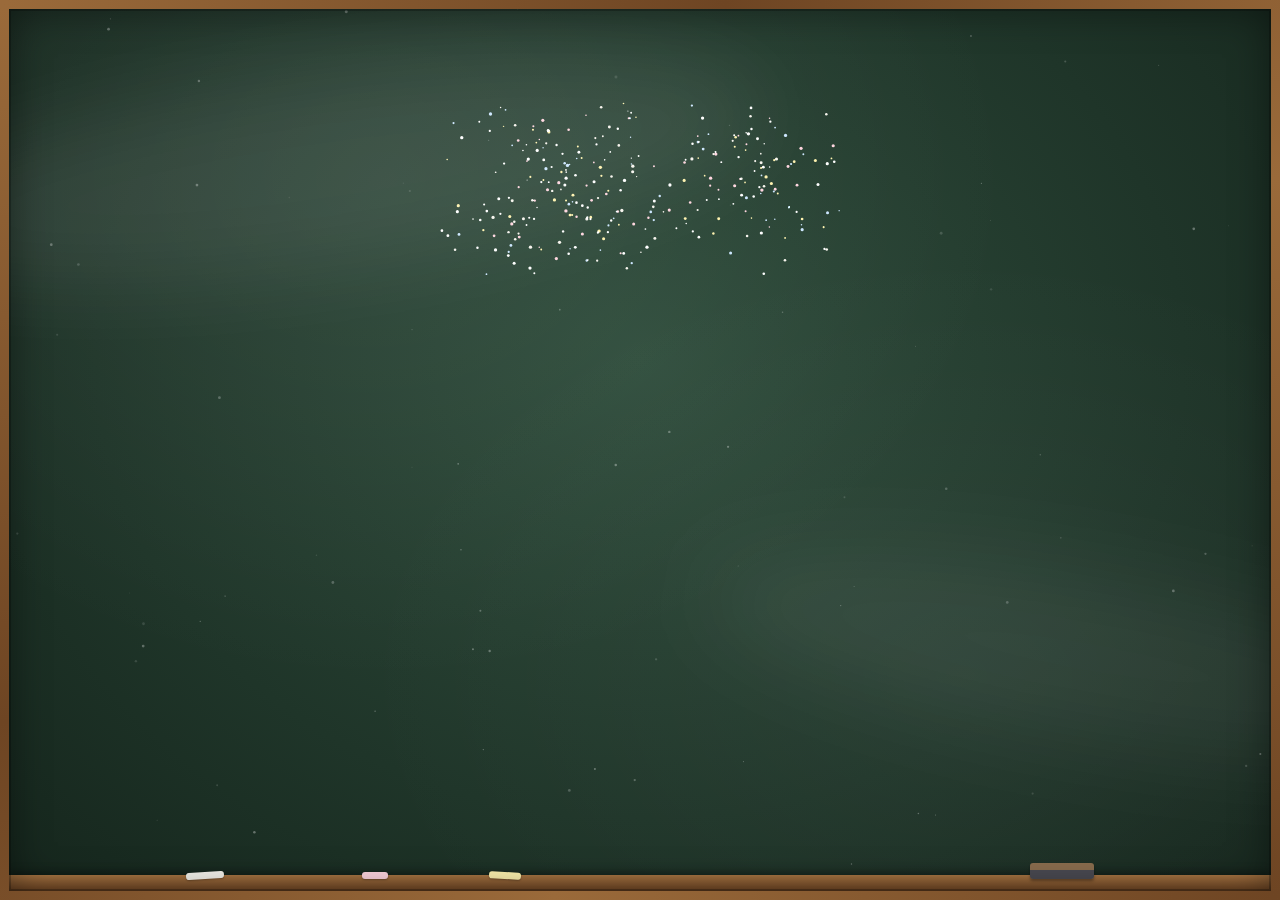
<file: index.html>
<!DOCTYPE html>
<html lang="vi">
<head>
  <meta charset="UTF-8" />
  <meta name="viewport" content="width=device-width, initial-scale=1, viewport-fit=cover" />
  <meta name="theme-color" content="#1f3529" />
  <title>Thư 20.11 ✉️</title>
  <meta name="description" content="Một lá thư nhỏ gửi cô nhân ngày Nhà giáo Việt Nam 20/11" />
  <meta property="og:title" content="Cô có một lá thư 20.11 ✉️" />
  <meta property="og:description" content="Chạm vào con dấu để mở thư" />
  <meta http-equiv="Cache-Control" content="no-cache" />
  <script>
    // Phiên bản do GitHub Actions gắn khi deploy (chạy local thì giữ nguyên "__BUILD__")
    window.BUILD = "__BUILD__";
    // Tự xóa cache: nếu trên server có bản mới hơn thì tải lại trang với ?v=<bản mới>
    (function () {
      if (window.BUILD.indexOf("__") === 0 || !window.fetch) return;
      fetch("version.json?t=" + Date.now(), { cache: "no-store" })
        .then(function (r) { return r.json(); })
        .then(function (d) {
          if (!d.v || d.v === window.BUILD) return;
          var u = new URL(location.href);
          if (u.searchParams.get("v") === d.v) return;
          u.searchParams.set("v", d.v);
          location.replace(u.toString());
        })
        .catch(function () {});
    })();
  </script>
  <link rel="preconnect" href="https://fonts.googleapis.com" />
  <link rel="preconnect" href="https://fonts.gstatic.com" crossorigin />
  <link href="https://fonts.googleapis.com/css2?family=Be+Vietnam+Pro:wght@400;500;600;700&family=Dancing+Script:wght@600;700&family=Patrick+Hand&display=swap" rel="stylesheet" />
  <link rel="stylesheet" href="style.css?v=__BUILD__" />
</head>
<body class="intro">
  <canvas id="sky" aria-hidden="true"></canvas>
  <div class="smudge sm1" aria-hidden="true"></div>
  <div class="smudge sm2" aria-hidden="true"></div>
  <div class="board-frame" aria-hidden="true"></div>
  <div class="chalk-tray" aria-hidden="true"><i></i><i></i><i></i><b></b></div>

  <!-- ===== Màn 1: bảng đen + phong bì ===== -->
  <section class="scene-intro" id="intro">
    <h1 class="sr-only" id="srTitle"></h1>
    <p class="sky-sub" id="skySub"></p>

    <div class="env-wrap" id="envWrap">
      <div class="envelope" id="envelope">
        <div class="env-back"></div>
        <div class="env-letter">
          <span class="mini-note" id="miniNote"></span>
          <i></i><i></i><i></i><i></i>
        </div>
        <div class="env-pocket"></div>
        <div class="env-flap"></div>
        <button class="seal" id="seal" type="button" aria-label="Mở thư"><span>20·11</span></button>
      </div>
      <p class="hint" id="hint"></p>
    </div>
  </section>

  <!-- ===== Màn 2: trang vở ô ly ===== -->
  <main class="scene-letter" id="letterScene" hidden>
    <article class="paper" id="paper">
      <p class="date" id="date"></p>

      <header class="letter-head" id="letterHead">
        <figure class="polaroid" id="polaroid">
          <span class="tape" aria-hidden="true"></span>
          <img id="photo" alt="" />
          <figcaption id="caption"></figcaption>
        </figure>
        <div class="head-text">
          <p class="greeting" id="greeting"></p>
          <h2 class="name" id="name"></h2>
        </div>
      </header>

      <div class="letter-body" id="letterBody"></div>

      <footer class="letter-sign" id="letterSign">
        <!-- bó hoa vẽ bằng nét bút bi -->
        <svg class="bouquet" viewBox="0 0 200 178" aria-hidden="true">
          <path data-f="none" pathLength="1" d="M100 152 C98 122 96 96 100 66" />
          <path data-f="none" pathLength="1" d="M100 152 C92 124 78 102 64 80" />
          <path data-f="none" pathLength="1" d="M100 152 C108 124 122 102 136 80" />
          <path data-f="#9cc98a" pathLength="1" d="M98 130 C82 118 70 122 62 134 C78 140 90 138 98 130Z" />
          <path data-f="#9cc98a" pathLength="1" d="M102 130 C118 118 130 122 138 134 C122 140 110 138 102 130Z" />
          <path data-f="#e06b8b" pathLength="1" d="M86 66 C84 50 92 40 94 38 L100 48 L106 38 C108 40 116 50 114 66 C110 76 90 76 86 66Z" />
          <path data-f="#f6bd60" pathLength="1" d="M50 80 C48 64 56 54 58 52 L64 62 L70 52 C72 54 80 64 78 80 C74 90 54 90 50 80Z" />
          <path data-f="#f4978e" pathLength="1" d="M122 80 C120 64 128 54 130 52 L136 62 L142 52 C144 54 152 64 150 80 C146 90 126 90 122 80Z" />
          <path data-f="#f7e6cc" pathLength="1" d="M58 106 Q100 120 142 106 L100 174 Z" />
          <path data-f="#e06b8b" pathLength="1" d="M100 120 C88 108 78 116 88 124 Z" />
          <path data-f="#e06b8b" pathLength="1" d="M100 120 C112 108 122 116 112 124 Z" />
          <path data-f="none" pathLength="1" d="M98 122 L92 138 M102 122 L108 138" />
          <path data-f="#f6bd60" pathLength="1" d="M30 40 L32 46 L38 48 L32 50 L30 56 L28 50 L22 48 L28 46Z" />
          <path data-f="#f6bd60" pathLength="1" d="M170 28 L171.5 33 L176 34.5 L171.5 36 L170 41 L168.5 36 L164 34.5 L168.5 33Z" />
          <path data-f="#f6bd60" pathLength="1" d="M162 112 L163 115 L166 116 L163 117 L162 120 L161 117 L158 116 L161 115Z" />
          <path data-f="#f6bd60" pathLength="1" d="M40 118 L41 121 L44 122 L41 123 L40 126 L39 123 L36 122 L39 121Z" />
        </svg>
        <div class="sign-text">
          <p class="closing" id="closing"></p>
          <p class="signature" id="signature"></p>
          <svg class="flourish" viewBox="0 0 160 20" aria-hidden="true">
            <path pathLength="1" d="M4 12 C30 2 50 18 80 10 C110 2 130 16 156 6" />
          </svg>
        </div>
      </footer>
    </article>

    <p class="finale" id="finale"></p>
  </main>

  <canvas id="fx" aria-hidden="true"></canvas>
  <p class="skip-hint" id="skipHint">Chạm vào thư để đọc nhanh</p>
  <button class="replay" id="replay" type="button" aria-label="Đọc lại" title="Đọc lại">↺</button>

  <script src="config.js?v=__BUILD__"></script>
  <script src="script.js?v=__BUILD__"></script>
</body>
</html>
</file>
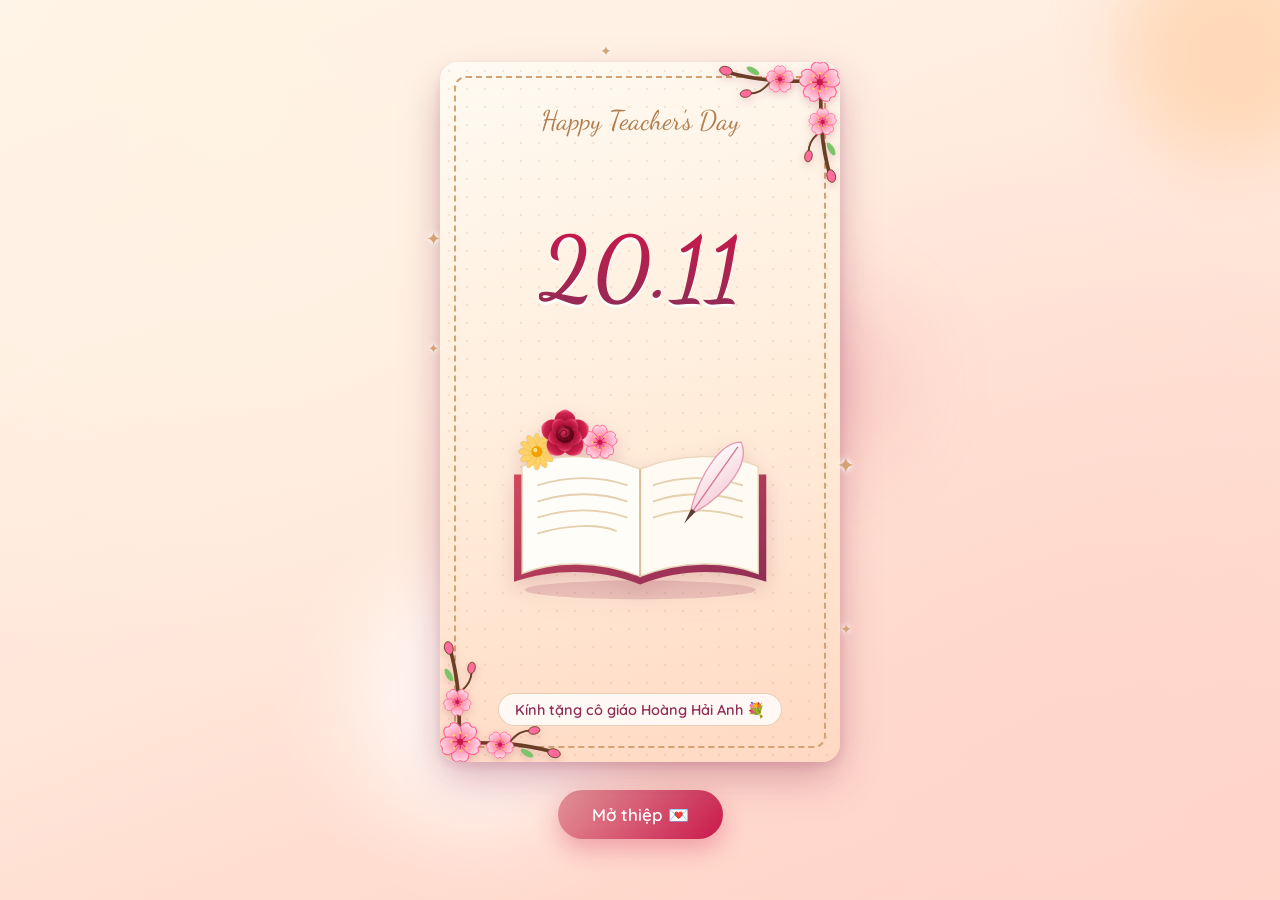
<file: ban-cu/index.html>
<!DOCTYPE html>
<html lang="vi">
<head>
  <meta charset="UTF-8" />
  <meta name="viewport" content="width=device-width, initial-scale=1, viewport-fit=cover" />
  <meta name="theme-color" content="#ffe8d6" />
  <title>Thiệp 20.11 💐</title>
  <meta name="description" content="Tấm thiệp nhỏ tri ân nhân ngày Nhà giáo Việt Nam 20/11" />
  <meta property="og:title" content="Thiệp 20.11 tặng cô 💐" />
  <meta property="og:description" content="Chạm để mở thiệp nhé!" />
  <meta http-equiv="Cache-Control" content="no-cache" />
  <script>
    // Phiên bản do GitHub Actions gắn khi deploy (chạy local thì giữ nguyên "__BUILD__")
    window.BUILD = "__BUILD__";
    // Tự xóa cache: nếu trên server có bản mới hơn thì tải lại trang với ?v=<bản mới>
    (function () {
      if (window.BUILD.indexOf("__") === 0 || !window.fetch) return;
      fetch("../version.json?t=" + Date.now(), { cache: "no-store" })
        .then(function (r) { return r.json(); })
        .then(function (d) {
          if (!d.v || d.v === window.BUILD) return;
          var u = new URL(location.href);
          if (u.searchParams.get("v") === d.v) return;
          u.searchParams.set("v", d.v);
          location.replace(u.toString());
        })
        .catch(function () {});
    })();
  </script>
  <link rel="preconnect" href="https://fonts.googleapis.com" />
  <link rel="preconnect" href="https://fonts.gstatic.com" crossorigin />
  <link href="https://fonts.googleapis.com/css2?family=Dancing+Script:wght@500;700&family=Quicksand:wght@400;500;600&display=swap" rel="stylesheet" />
  <link rel="stylesheet" href="style.css?v=__BUILD__" />
</head>
<body>
  <!-- SVG dùng chung -->
  <svg class="svg-defs" aria-hidden="true" focusable="false">
    <defs>
      <radialGradient id="velvet" gradientUnits="userSpaceOnUse" cx="50" cy="50" r="44">
        <stop offset="0" stop-color="#4a000e" />
        <stop offset="0.45" stop-color="#9d0b2e" />
        <stop offset="0.82" stop-color="#d1234f" />
        <stop offset="1" stop-color="#ff7a99" />
      </radialGradient>
      <radialGradient id="bud" gradientUnits="userSpaceOnUse" cx="48" cy="46" r="16">
        <stop offset="0" stop-color="#e0315c" />
        <stop offset="1" stop-color="#5c0015" />
      </radialGradient>
      <radialGradient id="peachG" gradientUnits="userSpaceOnUse" cx="20" cy="20" r="17">
        <stop offset="0" stop-color="#ff4f86" />
        <stop offset=".35" stop-color="#ff8fb1" />
        <stop offset="1" stop-color="#ffe4ec" />
      </radialGradient>
      <linearGradient id="leaf" x1="0" y1="0" x2="1" y2="1">
        <stop offset="0" stop-color="#7cc46a" />
        <stop offset="1" stop-color="#2f6b2a" />
      </linearGradient>
      <linearGradient id="bookCover" x1="0" y1="0" x2="1" y2="1">
        <stop offset="0" stop-color="#d1495b" />
        <stop offset="1" stop-color="#8f2d56" />
      </linearGradient>
      <linearGradient id="quill" x1="0" y1="0" x2="1" y2="1">
        <stop offset="0" stop-color="#fff" />
        <stop offset="1" stop-color="#f6c8d4" />
      </linearGradient>

      <!-- Hoa hồng nhung -->
      <symbol id="rose" viewBox="0 0 100 100">
        <g stroke="#ff9db3" stroke-opacity=".35" stroke-width=".8">
          <path d="M50 50 C28 44 24 14 50 8 C76 14 72 44 50 50Z" fill="url(#velvet)" />
          <path d="M50 50 C28 44 24 14 50 8 C76 14 72 44 50 50Z" fill="url(#velvet)" transform="rotate(72 50 50)" />
          <path d="M50 50 C28 44 24 14 50 8 C76 14 72 44 50 50Z" fill="url(#velvet)" transform="rotate(144 50 50)" />
          <path d="M50 50 C28 44 24 14 50 8 C76 14 72 44 50 50Z" fill="url(#velvet)" transform="rotate(216 50 50)" />
          <path d="M50 50 C28 44 24 14 50 8 C76 14 72 44 50 50Z" fill="url(#velvet)" transform="rotate(288 50 50)" />
          <g transform="translate(50 50) scale(.7) translate(-50 -50)">
            <path d="M50 50 C28 44 24 14 50 8 C76 14 72 44 50 50Z" fill="url(#velvet)" transform="rotate(36 50 50)" />
            <path d="M50 50 C28 44 24 14 50 8 C76 14 72 44 50 50Z" fill="url(#velvet)" transform="rotate(108 50 50)" />
            <path d="M50 50 C28 44 24 14 50 8 C76 14 72 44 50 50Z" fill="url(#velvet)" transform="rotate(180 50 50)" />
            <path d="M50 50 C28 44 24 14 50 8 C76 14 72 44 50 50Z" fill="url(#velvet)" transform="rotate(252 50 50)" />
            <path d="M50 50 C28 44 24 14 50 8 C76 14 72 44 50 50Z" fill="url(#velvet)" transform="rotate(324 50 50)" />
          </g>
        </g>
        <circle cx="50" cy="50" r="15" fill="url(#bud)" />
        <path d="M50 38 C61 38 64 51 54 56 C44 61 37 51 44 45 C49 41 55 46 51 51"
              fill="none" stroke="#3d000b" stroke-width="1.6" stroke-linecap="round" opacity=".75" />
      </symbol>

      <!-- Hoa đào -->
      <symbol id="peach" viewBox="0 0 40 40">
        <g fill="url(#peachG)" stroke="#ff5d8f" stroke-width=".8">
          <path d="M20 20 C12 15 11 6 17.5 4 Q20 6.5 22.5 4 C29 6 28 15 20 20Z" />
          <path d="M20 20 C12 15 11 6 17.5 4 Q20 6.5 22.5 4 C29 6 28 15 20 20Z" transform="rotate(72 20 20)" />
          <path d="M20 20 C12 15 11 6 17.5 4 Q20 6.5 22.5 4 C29 6 28 15 20 20Z" transform="rotate(144 20 20)" />
          <path d="M20 20 C12 15 11 6 17.5 4 Q20 6.5 22.5 4 C29 6 28 15 20 20Z" transform="rotate(216 20 20)" />
          <path d="M20 20 C12 15 11 6 17.5 4 Q20 6.5 22.5 4 C29 6 28 15 20 20Z" transform="rotate(288 20 20)" />
        </g>
        <path d="M20 20 L20 13 M20 20 L24.9 15.1 M20 20 L27 20 M20 20 L24.9 24.9 M20 20 L20 27 M20 20 L15.1 24.9 M20 20 L13 20 M20 20 L15.1 15.1"
              stroke="#c9184a" stroke-width=".7" stroke-linecap="round" />
        <g fill="#ffd166">
          <circle cx="20" cy="13" r="1" /><circle cx="24.9" cy="15.1" r="1" /><circle cx="27" cy="20" r="1" /><circle cx="24.9" cy="24.9" r="1" />
          <circle cx="20" cy="27" r="1" /><circle cx="15.1" cy="24.9" r="1" /><circle cx="13" cy="20" r="1" /><circle cx="15.1" cy="15.1" r="1" />
        </g>
        <circle cx="20" cy="20" r="2.4" fill="#c9184a" />
      </symbol>

      <!-- Hoa cúc, màu cánh lấy theo "color" -->
      <symbol id="daisy" viewBox="0 0 40 40">
        <g fill="currentColor" stroke="rgba(0,0,0,.12)" stroke-width=".5">
          <ellipse cx="20" cy="10" rx="3.6" ry="8.5" />
          <ellipse cx="20" cy="10" rx="3.6" ry="8.5" transform="rotate(30 20 20)" />
          <ellipse cx="20" cy="10" rx="3.6" ry="8.5" transform="rotate(60 20 20)" />
          <ellipse cx="20" cy="10" rx="3.6" ry="8.5" transform="rotate(90 20 20)" />
          <ellipse cx="20" cy="10" rx="3.6" ry="8.5" transform="rotate(120 20 20)" />
          <ellipse cx="20" cy="10" rx="3.6" ry="8.5" transform="rotate(150 20 20)" />
          <ellipse cx="20" cy="10" rx="3.6" ry="8.5" transform="rotate(180 20 20)" />
          <ellipse cx="20" cy="10" rx="3.6" ry="8.5" transform="rotate(210 20 20)" />
          <ellipse cx="20" cy="10" rx="3.6" ry="8.5" transform="rotate(240 20 20)" />
          <ellipse cx="20" cy="10" rx="3.6" ry="8.5" transform="rotate(270 20 20)" />
          <ellipse cx="20" cy="10" rx="3.6" ry="8.5" transform="rotate(300 20 20)" />
          <ellipse cx="20" cy="10" rx="3.6" ry="8.5" transform="rotate(330 20 20)" />
        </g>
        <circle cx="20" cy="20" r="5.5" fill="#f4a100" />
        <circle cx="18.5" cy="18.5" r="2" fill="#ffe08a" />
      </symbol>

      <!-- Cành đào ở góc khung (góc khung ở tọa độ 16,16) -->
      <symbol id="peachBranch" viewBox="0 0 90 90">
        <g fill="none" stroke="#6b3e26" stroke-linecap="round">
          <path d="M6 18 C26 14 46 20 82 10" stroke-width="2.6" />
          <path d="M18 6 C14 26 20 46 10 82" stroke-width="2.6" />
          <path d="M52 17 C57 23 61 25 67 25" stroke-width="1.4" />
          <path d="M17 52 C23 57 25 61 25 67" stroke-width="1.4" />
        </g>
        <g fill="#7cc46a">
          <ellipse cx="0" cy="0" rx="2" ry="5" transform="translate(64 9) rotate(60)" />
          <ellipse cx="0" cy="0" rx="2" ry="5" transform="translate(9 64) rotate(30)" />
        </g>
        <g fill="#ff6b9a" stroke="#6b3e26" stroke-width=".6">
          <ellipse cx="0" cy="0" rx="3" ry="4.5" transform="translate(83 9) rotate(75)" />
          <ellipse cx="0" cy="0" rx="3" ry="4.5" transform="translate(9 83) rotate(15)" />
          <ellipse cx="0" cy="0" rx="2.6" ry="4" transform="translate(69 25) rotate(100)" />
          <ellipse cx="0" cy="0" rx="2.6" ry="4" transform="translate(25 69) rotate(-10)" />
        </g>
        <use href="#peach" x="33" y="3" width="24" height="24" />
        <use href="#peach" x="3" y="33" width="24" height="24" />
        <use href="#peach" x="-1" y="-1" width="36" height="36" />
      </symbol>
    </defs>
  </svg>

  <div class="bokeh" aria-hidden="true"></div>
  <div class="petals" id="petals" aria-hidden="true"></div>
  <div class="burst" id="burst" aria-hidden="true"></div>

  <main class="stage">
    <div class="card-wrap" id="cardWrap">
      <div class="card" id="card">

        <!-- Bên trong thiệp -->
        <section class="inside">
          <div class="inside-flowers" aria-hidden="true">
            <svg class="fl fl-1" style="color:#ffd166"><use href="#daisy" /></svg>
            <svg class="fl fl-2" style="color:#c77dff"><use href="#daisy" /></svg>
            <svg class="fl fl-3"><use href="#peach" /></svg>
            <svg class="fl fl-4"><use href="#rose" /></svg>
            <svg class="fl fl-5" style="color:#ff9f6b"><use href="#daisy" /></svg>
          </div>
          <div class="inside-scroll" id="insideScroll">
            <div class="header">
              <div class="avatar" id="avatar" hidden>
                <img id="avatarImg" alt="" />
                <span class="avatar-badge" aria-hidden="true">📖</span>
              </div>
              <h2 class="title" id="title"></h2>
            </div>
            <p class="message" id="message"></p>
            <p class="signature" id="signature"></p>
          </div>
          <button class="replay" id="replayBtn" type="button" aria-label="Xem lại" title="Xem lại">↺</button>
        </section>

        <!-- Bìa thiệp -->
        <section class="cover" id="cover" role="button" tabindex="0" aria-label="Mở thiệp">
          <div class="cover-face cover-front">
            <div class="cover-frame">
              <p class="cover-top" id="coverTop"></p>
              <h1 class="cover-big" id="coverBig"></h1>

              <!-- Quyển sách mở + bút lông + hoa -->
              <svg class="book" viewBox="0 0 200 150" aria-hidden="true">
                <ellipse cx="100" cy="140" rx="86" ry="7" fill="rgba(143,45,86,.18)" />
                <path d="M6 54 L6 134 C36 124 70 124 100 136 C130 124 164 124 194 134 L194 54 Z" fill="url(#bookCover)" />
                <path d="M100 50 C70 38 36 38 12 48 L12 128 C36 118 70 118 100 130Z" fill="#fffdf8" stroke="#e9d6bb" stroke-width="1" />
                <path d="M100 50 C130 38 164 38 188 48 L188 128 C164 118 130 118 100 130Z" fill="#fffaf2" stroke="#e9d6bb" stroke-width="1" />
                <g stroke="#e4cfae" stroke-width="1.4" fill="none" stroke-linecap="round">
                  <path d="M24 62 C46 55 70 55 90 62" /><path d="M24 74 C46 67 70 67 90 74" />
                  <path d="M24 86 C46 79 70 79 90 86" /><path d="M24 98 C46 91 70 91 82 96" />
                  <path d="M110 62 C130 55 154 55 176 62" /><path d="M110 74 C130 67 154 67 176 74" />
                  <path d="M110 86 C130 79 154 79 176 86" />
                </g>
                <path d="M100 50 L100 130" stroke="#d9bf98" stroke-width="1.5" />
                <!-- bút lông -->
                <g transform="translate(150 66) rotate(35)">
                  <path d="M0 -44 C14 -36 14 -8 2 18 L-2 18 C-12 -8 -12 -36 0 -44Z" fill="url(#quill)" stroke="#e29bb0" stroke-width="1" />
                  <path d="M0 -40 L0 22" stroke="#d17a96" stroke-width="1" />
                  <path d="M-2 18 L0 30 L2 18Z" fill="#5c4033" />
                </g>
                <!-- hoa trên sách -->
                <use href="#daisy" x="8" y="22" width="30" height="30" style="color:#ffd166" />
                <use href="#peach" x="54" y="14" width="32" height="32" />
                <use href="#rose" x="22" y="2" width="44" height="44" />
              </svg>

              <p class="cover-sub" id="coverSub"></p>
            </div>
            <svg class="frame-flower ff-tr" viewBox="0 0 90 90" aria-hidden="true">
              <g transform="translate(90 0) scale(-1 1)"><use href="#peachBranch" width="90" height="90" /></g>
            </svg>
            <svg class="frame-flower ff-bl" viewBox="0 0 90 90" aria-hidden="true">
              <g transform="translate(0 90) scale(1 -1)"><use href="#peachBranch" width="90" height="90" /></g>
            </svg>
            <span class="shine" aria-hidden="true"></span>
          </div>
          <div class="cover-face cover-back"></div>
        </section>

      </div>

      <div class="deco" aria-hidden="true">
        <span class="spark sp1">✦</span>
        <span class="spark sp2">✦</span>
        <span class="spark sp3">✦</span>
        <span class="spark sp4">✦</span>
        <span class="spark sp5">✦</span>
      </div>
    </div>

    <button class="open-btn" id="openBtn" type="button"></button>
  </main>

  <script src="config.js?v=__BUILD__"></script>
  <script src="script.js?v=__BUILD__"></script>
</body>
</html>
</file>
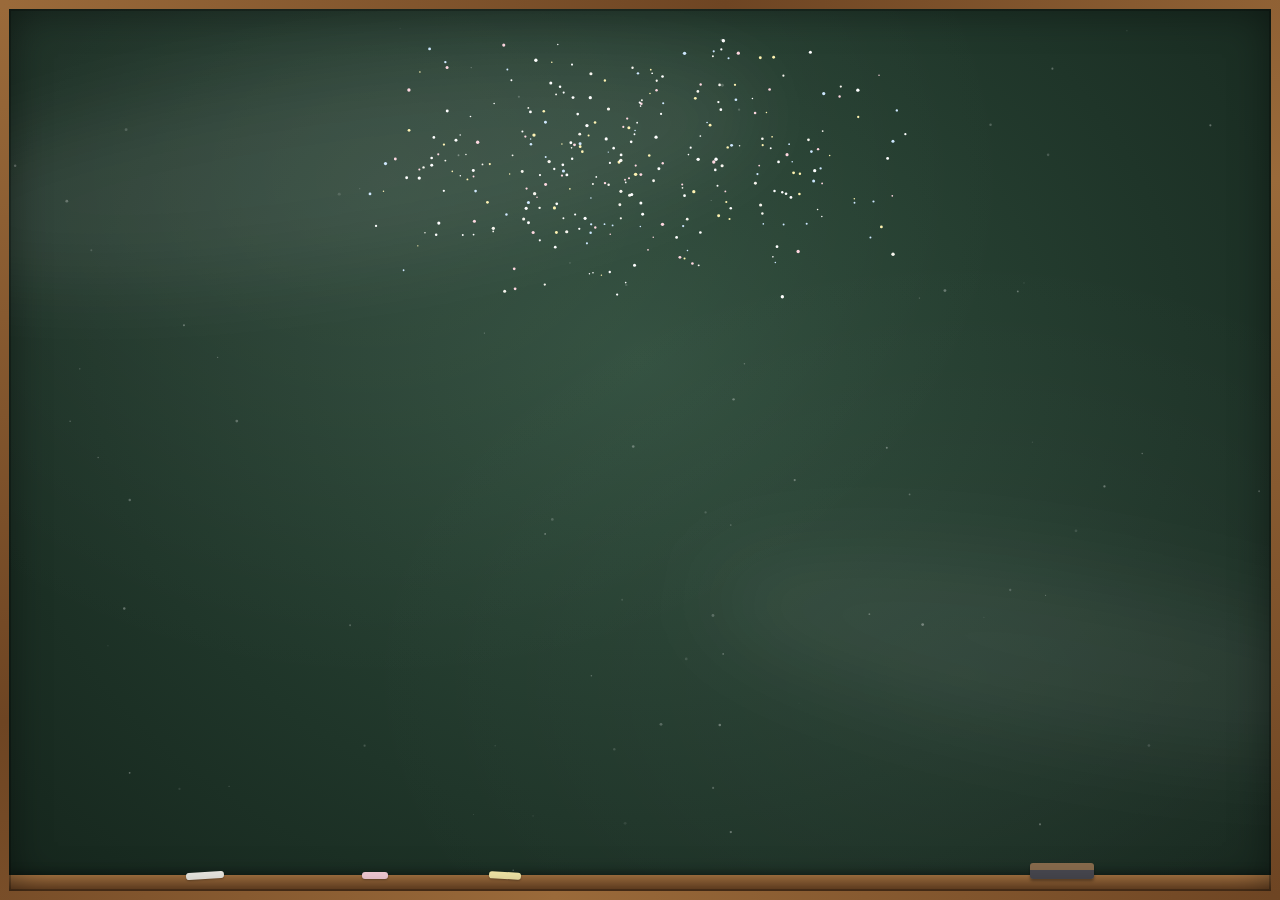
<file: wow/index.html>
<!DOCTYPE html>
<html lang="vi">
<head>
  <meta charset="UTF-8" />
  <meta http-equiv="refresh" content="0; url=../" />
  <title>Thư 20.11</title>
  <script>location.replace("../" + location.search);</script>
</head>
<body><a href="../">Mở thiệp 20.11</a></body>
</html>
</file>
<file: style.css>
:root {
  --board-1: #2f4d3c;
  --board-2: #1f3529;
  --board-3: #15251c;
  --wood-1: #9a6a3a;
  --wood-2: #6e4523;
  --chalk: #f7f5ee;
  --chalk-dim: rgba(247, 245, 238, .75);
  --ink: #26306e;        /* mực bút bi xanh */
  --ink-text: #2b2f55;
  --red-ink: #d62828;    /* mực đỏ / dấu đỏ */
  --grid: rgba(120, 110, 200, .13);
  --grid-main: rgba(110, 100, 200, .38);
  --hand: "Patrick Hand", "Comic Sans MS", cursive;
  --script: "Dancing Script", cursive;
  --ui: "Be Vietnam Pro", system-ui, sans-serif;
}

* { box-sizing: border-box; margin: 0; padding: 0; }

[hidden] { display: none !important; }

html, body { min-height: 100%; overflow-x: hidden; }

/* Nền bảng đen xanh */
body {
  font-family: var(--ui);
  color: var(--chalk);
  background:
    radial-gradient(ellipse at 30% 20%, rgba(255, 255, 255, .06), transparent 50%),
    radial-gradient(ellipse at 75% 75%, rgba(255, 255, 255, .04), transparent 45%),
    radial-gradient(ellipse at 50% 40%, var(--board-1) 0%, var(--board-2) 60%, var(--board-3) 100%) fixed,
    var(--board-3);
  -webkit-tap-highlight-color: transparent;
}
body.intro, body.opening { overflow: hidden; height: 100vh; height: 100svh; }

.sr-only { position: absolute; width: 1px; height: 1px; overflow: hidden; clip: rect(0 0 0 0); }

/* Khung gỗ quanh bảng */
.board-frame {
  position: fixed;
  inset: 0;
  z-index: 50;
  pointer-events: none;
  border: 9px solid var(--wood-1);
  border-image: linear-gradient(135deg, var(--wood-1), var(--wood-2), var(--wood-1), var(--wood-2)) 1;
  box-shadow: inset 0 0 0 2px rgba(0, 0, 0, .25), inset 0 0 40px rgba(0, 0, 0, .45);
}

#sky, #fx {
  position: fixed;
  inset: 0;
  width: 100vw;
  height: 100vh;
  pointer-events: none;
}
#sky { z-index: 0; }
#fx { z-index: 60; }

/* Vệt phấn lau mờ trên bảng */
.smudge {
  position: fixed;
  z-index: 0;
  border-radius: 50%;
  filter: blur(40px);
  pointer-events: none;
  background: rgba(255, 255, 255, .07);
}
.sm1 { width: 70vw; height: 22vh; top: 8vh; left: -10vw; transform: rotate(-8deg); }
.sm2 { width: 60vw; height: 18vh; bottom: 18vh; right: -15vw; transform: rotate(10deg); background: rgba(255, 255, 255, .05); }

/* =========================================================
   MÀN 1: BẢNG ĐEN + PHONG BÌ
   ========================================================= */
.scene-intro {
  position: fixed;
  inset: 0;
  z-index: 5;
  display: flex;
  flex-direction: column;
  align-items: center;
  justify-content: flex-end;
  padding: 0 16px calc(15vh + env(safe-area-inset-bottom));
}

.sky-sub {
  position: absolute;
  left: 0;
  right: 0;
  top: 34%;
  text-align: center;
  font-family: var(--hand);
  font-size: clamp(22px, 6.6vw, 28px);
  letter-spacing: .5px;
  color: var(--chalk);
  text-shadow: 0 0 2px rgba(255, 255, 255, .6), 1px 1px 0 rgba(255, 255, 255, .15);
  opacity: 0;
  transform: translateY(10px);
  transition: opacity 1.2s ease, transform 1.2s ease;
}
.sky-sub::after {
  content: "";
  display: block;
  width: 64%;
  height: 2px;
  margin: 6px auto 0;
  background: repeating-linear-gradient(90deg, rgba(255, 255, 255, .7) 0 14px, rgba(255, 255, 255, .25) 14px 18px);
  border-radius: 2px;
}
.ready .sky-sub { opacity: 1; transform: none; }
.opening .sky-sub { opacity: 0; transition-duration: .6s; }

.env-wrap {
  display: flex;
  flex-direction: column;
  align-items: center;
  gap: 24px;
  opacity: 0;
  transform: translateY(40px) scale(.92);
  transition: opacity 1.2s ease .3s, transform 1.2s cubic-bezier(.2, .8, .2, 1) .3s;
}
.ready .env-wrap { opacity: 1; transform: none; }
.env-away .env-wrap {
  opacity: 0;
  transform: translateY(55vh) rotate(10deg) scale(.8);
  transition: opacity .9s ease, transform 1s cubic-bezier(.5, 0, .8, .4);
}

.envelope {
  position: relative;
  width: min(78vw, 320px);
  aspect-ratio: 1.55;
  perspective: 1000px;
  filter: drop-shadow(0 18px 26px rgba(0, 0, 0, .45));
  animation: env-float 4s ease-in-out infinite;
}
.opening .envelope { animation: none; }
@keyframes env-float {
  0%, 100% { transform: translateY(0) rotate(-1.5deg); }
  50% { transform: translateY(-10px) rotate(1.5deg); }
}

.env-back {
  position: absolute;
  inset: 0;
  border-radius: 8px;
  background: linear-gradient(160deg, #d9b98a, #c9a26d);
}

.env-letter {
  position: absolute;
  left: 7%;
  right: 7%;
  top: 6%;
  height: 86%;
  z-index: 2;
  border-radius: 3px;
  padding: 10% 9% 10% 14%;
  background:
    linear-gradient(90deg, transparent 9%, rgba(214, 40, 40, .55) 9%, rgba(214, 40, 40, .55) calc(9% + 1px), transparent calc(9% + 1px)),
    repeating-linear-gradient(0deg, transparent 0 13px, var(--grid-main) 13px 14px),
    #fff;
  box-shadow: 0 -2px 8px rgba(0, 0, 0, .15);
  transition: transform 1s cubic-bezier(.3, .8, .3, 1);
}
.env-letter .mini-note {
  display: block;
  font-family: var(--hand);
  font-size: 18px;
  color: var(--ink);
  margin-bottom: 4px;
}
.env-letter i {
  display: block;
  height: 2px;
  margin: 11px 0;
  border-radius: 2px;
  background: rgba(38, 48, 110, .35);
}
.env-letter i:nth-of-type(2) { width: 80%; }
.env-letter i:nth-of-type(4) { width: 55%; }
.letter-out .env-letter { transform: translateY(-62%); }

.env-pocket {
  position: absolute;
  inset: 0;
  z-index: 3;
  border-radius: 8px;
  background: linear-gradient(175deg, #f3e2c2, #e6cc9c);
  clip-path: polygon(0 0, 50% 54%, 100% 0, 100% 100%, 0 100%);
}

.env-flap {
  position: absolute;
  left: 0;
  right: 0;
  top: 0;
  height: 60%;
  z-index: 4;
  background: linear-gradient(180deg, #f0dab2, #dfc08c);
  clip-path: polygon(0 0, 100% 0, 50% 100%);
  transform-origin: top center;
  transition: transform .8s cubic-bezier(.4, .1, .3, 1);
}
.flap-open .env-flap { transform: rotateX(180deg); }
.flap-behind .env-flap { z-index: 1; }

/* Con dấu sáp */
.seal {
  position: absolute;
  left: 50%;
  top: 58%;
  z-index: 6;
  width: 74px;
  height: 74px;
  margin: -37px 0 0 -37px;
  display: grid;
  place-items: center;
  border: none;
  border-radius: 50% 46% 53% 48% / 48% 54% 46% 52%;
  background: radial-gradient(circle at 35% 30%, #e05a6e, #a31d34 55%, #5e0b1a);
  box-shadow: 0 6px 14px rgba(0, 0, 0, .45), inset 0 -4px 8px rgba(0, 0, 0, .35), inset 0 3px 6px rgba(255, 255, 255, .25);
  cursor: pointer;
  animation: seal-glow 2s ease-in-out infinite;
}
.seal::before {
  content: "";
  position: absolute;
  inset: 9px;
  border-radius: 50%;
  border: 2px dashed rgba(255, 200, 205, .35);
}
.seal span {
  font-family: var(--hand);
  font-size: 19px;
  color: rgba(70, 0, 12, .6);
  text-shadow: 0 1px 0 rgba(255, 170, 185, .5);
}
@keyframes seal-glow {
  0%, 100% { box-shadow: 0 6px 14px rgba(0, 0, 0, .45), inset 0 -4px 8px rgba(0, 0, 0, .35), inset 0 3px 6px rgba(255, 255, 255, .25), 0 0 0 0 rgba(255, 255, 255, .45); }
  50% { box-shadow: 0 6px 14px rgba(0, 0, 0, .45), inset 0 -4px 8px rgba(0, 0, 0, .35), inset 0 3px 6px rgba(255, 255, 255, .25), 0 0 0 16px rgba(255, 255, 255, 0); }
}
.opening .seal { animation: seal-pop .55s cubic-bezier(.3, 1.6, .5, 1) forwards; pointer-events: none; }
@keyframes seal-pop {
  40% { transform: scale(1.25) rotate(-10deg); opacity: 1; }
  100% { transform: scale(.2) rotate(40deg) translateY(-30px); opacity: 0; }
}

.hint {
  font-family: var(--hand);
  font-size: 18px;
  color: var(--chalk-dim);
  animation: hint 2.2s ease-in-out infinite;
}
.opening .hint { opacity: 0; animation: none; transition: opacity .4s; }
@keyframes hint { 50% { opacity: .35; } }

/* Máng phấn dưới bảng */
.chalk-tray {
  position: fixed;
  left: 9px;
  right: 9px;
  bottom: 9px;
  z-index: 6;
  height: 16px;
  background: linear-gradient(180deg, #a87543, #6e4523);
  box-shadow: 0 -3px 8px rgba(0, 0, 0, .35);
  transition: opacity .6s ease, transform .6s ease;
}
.chalk-tray i {
  position: absolute;
  bottom: 12px;
  height: 7px;
  border-radius: 3px;
  box-shadow: 0 1px 2px rgba(0, 0, 0, .3);
}
.chalk-tray i:nth-child(1) { left: 14%; width: 38px; background: #f7f5ee; transform: rotate(-4deg); }
.chalk-tray i:nth-child(2) { left: 28%; width: 26px; background: #ffd6e0; }
.chalk-tray i:nth-child(3) { left: 38%; width: 32px; background: #fff3b0; transform: rotate(3deg); }
.chalk-tray b {
  position: absolute;
  right: 14%;
  bottom: 12px;
  width: 64px;
  height: 16px;
  border-radius: 3px;
  background: linear-gradient(180deg, #8a6d4e 0 45%, #4a4a52 45%);
  box-shadow: 0 2px 3px rgba(0, 0, 0, .35);
}
.reading .chalk-tray { opacity: 0; transform: translateY(30px); pointer-events: none; }

/* =========================================================
   MÀN 2: TRANG VỞ Ô LY
   ========================================================= */
.scene-letter {
  position: relative;
  z-index: 5;
  display: flex;
  flex-direction: column;
  align-items: center;
  padding: 14px 16px calc(110px + env(safe-area-inset-bottom));
}

.paper {
  --k: 1; /* hệ số co chữ, script tự tính để thư vừa 1 màn hình */
  position: relative;
  width: min(100%, 460px);
  padding: calc(16px * var(--k)) 16px calc(22px * var(--k)) 42px;
  border-radius: 4px;
  color: var(--ink-text);
  background:
    /* lề đỏ */
    linear-gradient(90deg, transparent 32px, rgba(214, 40, 40, .55) 32px, rgba(214, 40, 40, .55) 33.5px, transparent 33.5px),
    /* ô ly nhỏ */
    repeating-linear-gradient(0deg, transparent 0 7px, var(--grid) 7px 8px),
    repeating-linear-gradient(90deg, transparent 0 7px, var(--grid) 7px 8px),
    #fffefb;
  box-shadow: 0 30px 70px rgba(0, 0, 0, .5), 0 0 0 1px rgba(0, 0, 0, .05);
  transform-origin: top center;
  animation: unfold 1.6s cubic-bezier(.2, .8, .2, 1) both;
}
/* lỗ bấm gáy vở */
.paper::before {
  content: "";
  position: absolute;
  left: 10px;
  top: 40px;
  bottom: 40px;
  width: 10px;
  background: radial-gradient(circle, var(--board-2) 4px, transparent 4.5px) 0 0 / 10px 64px repeat-y;
  opacity: .85;
}
@keyframes unfold {
  0% { opacity: 0; transform: perspective(1400px) rotateX(-85deg) scaleY(.35) translateY(-30px); }
  45% { opacity: 1; }
  100% { opacity: 1; transform: none; }
}

/* Dòng thứ, ngày tháng đầu trang như học sinh viết */
.date {
  text-align: center;
  font-family: var(--hand);
  font-size: calc(17px * var(--k));
  color: var(--ink);
  opacity: 0;
}
.show-head .date { animation: write-in 1.2s steps(24) forwards; }
@keyframes write-in {
  from { opacity: 1; clip-path: inset(0 100% 0 0); }
  to { opacity: 1; clip-path: inset(0 0 0 0); }
}

/* Đầu thư: ảnh polaroid + tên */
.letter-head {
  display: flex;
  align-items: center;
  gap: 16px;
  margin: calc(10px * var(--k)) 0 calc(12px * var(--k));
}
.polaroid {
  position: relative;
  flex: none;
  width: calc(96px * var(--k));
  padding: 6px 6px calc(22px * var(--k));
  background: #fff;
  box-shadow: 0 8px 18px rgba(30, 30, 60, .25);
  transform: rotate(-5deg);
  opacity: 0;
}
.polaroid img {
  display: block;
  width: 100%;
  aspect-ratio: 1;
  object-fit: cover;
}
.polaroid figcaption {
  position: absolute;
  left: 0;
  right: 0;
  bottom: 3px;
  text-align: center;
  font-family: var(--hand);
  font-size: calc(14px * var(--k));
  color: var(--ink);
}
.tape {
  position: absolute;
  top: -9px;
  left: 50%;
  width: 54px;
  height: 18px;
  margin-left: -27px;
  background: rgba(255, 228, 150, .7);
  box-shadow: 0 1px 2px rgba(0, 0, 0, .1);
  transform: rotate(3deg);
}
.show-head .polaroid { animation: drop-in .9s cubic-bezier(.3, 1.4, .5, 1) .4s forwards; }
@keyframes drop-in {
  from { opacity: 0; transform: translateY(-40px) rotate(-18deg) scale(1.1); }
  to { opacity: 1; transform: rotate(-5deg); }
}

.head-text { flex: 1; min-width: 0; }
.greeting {
  font-family: var(--hand);
  font-size: calc(18px * var(--k));
  color: var(--ink);
  opacity: 0;
}
.show-head .greeting { animation: fade .8s ease .9s forwards; }
@keyframes fade { to { opacity: 1; } }

.name {
  margin-top: 2px;
  font-family: var(--script);
  font-weight: 700;
  font-size: calc(30px * var(--k));
  line-height: 1.15;
  color: var(--red-ink);
  clip-path: inset(-20% 100% -20% -5%);
}
.name::after {
  content: "";
  display: block;
  height: 2px;
  margin-top: 2px;
  width: 0;
  background: var(--red-ink);
  border-radius: 2px;
}
.show-head .name { animation: wipe 1.3s cubic-bezier(.6, 0, .3, 1) 1.1s forwards; }
.show-head .name::after { animation: underline .8s ease 2.3s forwards; }
@keyframes wipe { to { clip-path: inset(-20% -5% -20% -5%); } }
@keyframes underline { to { width: 92%; } }

/* Thân thư: viết trên dòng kẻ, lùi đầu dòng */
.letter-body {
  background: repeating-linear-gradient(to bottom, transparent 0 calc(32px * var(--k) - 1px), var(--grid-main) calc(32px * var(--k) - 1px) calc(32px * var(--k)));
}
.letter-body p {
  font-family: var(--hand);
  font-size: calc(19px * var(--k));
  line-height: calc(32px * var(--k));
  text-indent: 1.6em;
  text-align: justify;
}
.w {
  display: inline-block;
  text-indent: 0;
  opacity: 0;
}
.w.on { animation: ink .7s ease forwards; }
@keyframes ink {
  from { opacity: 0; filter: blur(4px); transform: translateY(4px); }
  to { opacity: 1; filter: blur(0); transform: none; }
}

/* Cuối thư: bó hoa + chữ ký + dấu đỏ */
.letter-sign {
  display: flex;
  align-items: flex-end;
  justify-content: space-between;
  gap: 8px;
  margin-top: calc(10px * var(--k));
}
.sign-text {
  position: relative;
  text-align: right;
  padding-right: 4px;
}
.closing {
  font-family: var(--hand);
  font-size: calc(17px * var(--k));
  color: var(--ink);
  opacity: 0;
}
.signature {
  font-family: var(--script);
  font-weight: 700;
  font-size: calc(34px * var(--k));
  line-height: 1.2;
  color: var(--ink);
  clip-path: inset(-20% 100% -20% -5%);
}
.flourish {
  display: block;
  width: 140px;
  height: 18px;
  margin-left: auto;
  overflow: visible;
}
.flourish path {
  fill: none;
  stroke: var(--ink);
  stroke-width: 1.5;
  stroke-linecap: round;
  stroke-dasharray: 1;
  stroke-dashoffset: 1;
}
.show-sign .closing { animation: fade .8s ease forwards; }
.show-sign .signature { animation: wipe 1.8s cubic-bezier(.5, 0, .3, 1) .4s forwards; }
.show-sign .flourish path { animation: draw 1.2s ease 1.8s forwards; }
@keyframes draw { to { stroke-dashoffset: 0; } }

/* Bó hoa vẽ bằng nét bút bi */
.bouquet {
  flex: none;
  width: calc(88px * var(--k));
  height: auto;
  overflow: visible;
}
.bouquet path {
  fill: var(--f, none);
  fill-opacity: 0;
  stroke: var(--ink);
  stroke-width: 1.5;
  stroke-linecap: round;
  stroke-linejoin: round;
  stroke-dasharray: 1;
  stroke-dashoffset: 1;
}
.show-sign .bouquet path {
  animation: draw 1.2s ease forwards, fill-in .9s ease forwards;
  animation-delay: calc(var(--i) * .1s + .2s), calc(var(--i) * .1s + 1.3s);
}
@keyframes fill-in { to { fill-opacity: .85; } }

/* Chữ kết viết bằng phấn */
.finale {
  margin-top: 34px;
  font-family: var(--hand);
  font-size: clamp(36px, 11vw, 54px);
  text-align: center;
  color: var(--chalk);
  text-shadow: 0 0 3px rgba(255, 255, 255, .7), 2px 2px 0 rgba(255, 255, 255, .12);
  clip-path: inset(-20% 100% -20% -5%);
}
.done .finale { animation: wipe 1.6s steps(22) forwards; }

/* Gợi ý + nút đọc lại */
.skip-hint {
  position: fixed;
  left: 50%;
  bottom: calc(22px + env(safe-area-inset-bottom));
  z-index: 40;
  transform: translateX(-50%);
  padding: 7px 14px;
  border-radius: 999px;
  font-size: 12.5px;
  color: #fff;
  background: rgba(21, 37, 28, .8);
  -webkit-backdrop-filter: blur(6px);
  backdrop-filter: blur(6px);
  white-space: nowrap;
  opacity: 0;
  pointer-events: none;
  transition: opacity .6s ease;
}
.skip-hint.show { opacity: 1; }

.replay {
  position: fixed;
  left: 18px;
  bottom: calc(18px + env(safe-area-inset-bottom));
  z-index: 55;
  width: 44px;
  height: 44px;
  display: grid;
  place-items: center;
  font: 700 20px/1 var(--ui);
  color: var(--board-2);
  background: var(--chalk);
  border: none;
  border-radius: 50%;
  box-shadow: 0 6px 18px rgba(0, 0, 0, .4);
  cursor: pointer;
  opacity: 0;
  visibility: hidden;
  transition: opacity .6s ease;
}
.done .replay { opacity: 1; visibility: visible; }
.replay:active { transform: rotate(-90deg); }

@media (max-height: 700px) {
  .envelope { width: min(70vw, 280px); }
  .scene-intro { padding-bottom: 11vh; }
}

@media (prefers-reduced-motion: reduce) {
  .envelope, .hint, .seal { animation: none; }
}
</file>
<file: ban-cu/style.css>
:root {
  --cream: #fffaf2;
  --cream-2: #fff1e2;
  --peach: #ffd8c2;
  --gold: #d4a373;
  --gold-deep: #b07d4f;
  --rose: #c9184a;
  --rose-deep: #8f2d56;
  --ink: #5a2a3a;
  --script: "Dancing Script", cursive;
  --sans: "Quicksand", system-ui, sans-serif;
  --card-w: min(90vw, 400px);
  --card-h: min(78vh, 700px);
}

* { box-sizing: border-box; margin: 0; padding: 0; }

html, body { min-height: 100%; overflow-x: hidden; }

body {
  font-family: var(--sans);
  color: var(--ink);
  background:
    radial-gradient(circle at 18% 12%, #fff3e4 0%, transparent 45%),
    radial-gradient(circle at 85% 88%, #ffd6cc 0%, transparent 50%),
    linear-gradient(160deg, #fff6ec 0%, #ffe6d8 55%, #ffd0c4 100%);
  background-attachment: fixed;
  -webkit-tap-highlight-color: transparent;
}

.svg-defs { position: absolute; width: 0; height: 0; overflow: hidden; }

/* ---------- Nền bokeh ---------- */
.bokeh, .bokeh::before, .bokeh::after {
  position: fixed;
  border-radius: 50%;
  filter: blur(34px);
  pointer-events: none;
}
.bokeh {
  width: 220px; height: 220px;
  top: -60px; right: -60px;
  background: rgba(255, 196, 140, .45);
  animation: drift 14s ease-in-out infinite alternate;
}
.bokeh::before {
  content: "";
  width: 260px; height: 260px;
  top: 70vh; left: -60vw;
  background: rgba(255, 255, 255, .7);
}
.bokeh::after {
  content: "";
  width: 160px; height: 160px;
  top: 40vh; left: -30vw;
  background: rgba(201, 24, 74, .14);
}
@keyframes drift { to { transform: translate(-40px, 50px) scale(1.15); } }

/* ---------- Sân khấu ---------- */
.stage {
  position: relative;
  z-index: 2;
  min-height: 100vh;
  min-height: 100svh;
  display: flex;
  flex-direction: column;
  align-items: center;
  justify-content: center;
  gap: 28px;
  padding: 24px 16px calc(24px + env(safe-area-inset-bottom));
}

.card-wrap { position: relative; animation: float 4s ease-in-out infinite; }
.card-wrap.opened { animation: none; }
@keyframes float {
  0%, 100% { transform: translateY(0) rotate(-1deg); }
  50% { transform: translateY(-10px) rotate(1deg); }
}

.card {
  position: relative;
  width: var(--card-w);
  height: var(--card-h);
  perspective: 1600px;
  transition: height .9s ease .4s;
}
/* Mở thiệp: thiệp cao gần hết màn hình vì lời chúc dài */
.card.open { height: min(calc(100vh - 48px), 760px); }
@supports (height: 100svh) {
  .card.open { height: min(calc(100svh - 48px), 760px); }
}

/* ---------- Bìa ---------- */
.cover {
  position: absolute;
  inset: 0;
  z-index: 3;
  cursor: pointer;
  transform-origin: left center;
  transform-style: preserve-3d;
  transition: transform 1.6s cubic-bezier(.6, .05, .25, 1), opacity .6s ease 1.25s;
}
.card.open .cover {
  transform: rotateY(-175deg);
  opacity: 0;
  pointer-events: none;
}

.cover-face {
  position: absolute;
  inset: 0;
  border-radius: 18px;
  overflow: hidden;
  -webkit-backface-visibility: hidden;
  backface-visibility: hidden;
  box-shadow: 0 18px 40px rgba(143, 45, 86, .25), 0 4px 10px rgba(143, 45, 86, .12);
}

.cover-front {
  background:
    radial-gradient(circle, rgba(212, 163, 115, .22) 1.2px, transparent 1.6px) 0 0 / 18px 18px,
    linear-gradient(165deg, #fffaf2 0%, #ffecd9 55%, #ffd8c2 100%);
  padding: 14px;
}

.cover-back {
  transform: rotateY(180deg);
  background:
    radial-gradient(circle, rgba(212, 163, 115, .3) 1.2px, transparent 1.6px) 0 0 / 16px 16px,
    linear-gradient(200deg, #fff1e2, #ffd8c2);
}

.cover-frame {
  height: 100%;
  border: 2px dashed var(--gold);
  border-radius: 12px;
  display: flex;
  flex-direction: column;
  align-items: center;
  justify-content: space-between;
  padding: 26px 12px 20px;
  text-align: center;
}

.cover-top {
  font-family: var(--script);
  font-size: clamp(21px, 6vw, 27px);
  color: var(--gold-deep);
}

.cover-big {
  font-family: var(--script);
  font-weight: 700;
  font-size: clamp(64px, 20vw, 88px);
  line-height: 1;
  background: linear-gradient(180deg, var(--rose), var(--rose-deep));
  -webkit-background-clip: text;
  background-clip: text;
  color: transparent;
  filter: drop-shadow(0 3px 0 rgba(255, 255, 255, .9));
}

.book {
  width: 78%;
  max-height: 42%;
  filter: drop-shadow(0 8px 10px rgba(143, 45, 86, .2));
  animation: book-bob 5s ease-in-out infinite;
}
@keyframes book-bob {
  0%, 100% { transform: translateY(0) rotate(-1.5deg); }
  50% { transform: translateY(-6px) rotate(1.5deg); }
}

.cover-sub {
  font-weight: 600;
  font-size: 14.5px;
  color: var(--rose-deep);
  background: rgba(255, 255, 255, .8);
  border: 1px solid rgba(212, 163, 115, .5);
  padding: 6px 16px;
  border-radius: 999px;
}

.frame-flower {
  position: absolute;
  width: 128px;
  height: 128px;
  pointer-events: none;
  filter: drop-shadow(0 3px 4px rgba(128, 15, 47, .2));
  animation: corner-sway 5s ease-in-out infinite;
}
.ff-tr { top: -4px; right: -4px; transform-origin: 82% 18%; animation-delay: -1.2s; }
.ff-bl { bottom: -4px; left: -4px; transform-origin: 18% 82%; animation-delay: -3.7s; }
@keyframes corner-sway {
  0%, 100% { transform: rotate(-2deg); }
  50% { transform: rotate(2deg); }
}

.shine {
  position: absolute;
  inset: 0;
  background: linear-gradient(115deg, transparent 35%, rgba(255, 255, 255, .55) 50%, transparent 65%);
  transform: translateX(-100%);
  animation: shine 4.5s ease-in-out infinite;
  pointer-events: none;
}
@keyframes shine {
  0%, 60% { transform: translateX(-100%); }
  100% { transform: translateX(100%); }
}

/* ---------- Lấp lánh quanh viền ---------- */
.deco {
  position: absolute;
  inset: 0;
  z-index: 4;
  pointer-events: none;
}
.spark {
  position: absolute;
  font-size: 18px;
  line-height: 1;
  color: var(--gold);
  text-shadow: 0 0 4px #fff, 0 0 10px rgba(255, 255, 255, .9);
  animation: twinkle 2.4s ease-in-out infinite;
}
.sp1 { top: 24%; left: -14px; }
.sp2 { top: 56%; right: -15px; font-size: 22px; animation-delay: .8s; }
.sp3 { top: -18px; left: 40%; font-size: 14px; animation-delay: 1.5s; }
.sp4 { top: 40%; left: -12px; font-size: 13px; animation-delay: .4s; }
.sp5 { top: 80%; right: -12px; font-size: 14px; animation-delay: 1.9s; }
@keyframes twinkle {
  0%, 100% { opacity: .2; transform: scale(.5) rotate(0); }
  50% { opacity: 1; transform: scale(1.15) rotate(45deg); }
}

/* ---------- Bên trong ---------- */
.inside {
  position: absolute;
  inset: 0;
  z-index: 1;
  border-radius: 18px;
  overflow: hidden;
  background:
    repeating-linear-gradient(0deg, transparent 0 31px, rgba(212, 163, 115, .16) 31px 32px),
    linear-gradient(170deg, #fffdf9, var(--cream) 60%, var(--cream-2));
  box-shadow: 0 18px 40px rgba(143, 45, 86, .2), inset 0 0 0 6px rgba(255, 216, 194, .6);
  transform: scale(.94);
  transition: transform 1s ease .6s;
}
.card.open .inside { transform: scale(1); }

/* Chùm hoa nhiều màu góc trên phải */
.inside-flowers {
  position: absolute;
  top: 0;
  right: 0;
  width: 170px;
  height: 44px;
  z-index: 2;
  pointer-events: none;
}
.fl {
  position: absolute;
  filter: drop-shadow(0 2px 3px rgba(128, 15, 47, .22));
  animation: fl-bob 4s ease-in-out infinite;
}
.fl-1 { width: 24px; height: 24px; top: -2px; right: 112px; animation-delay: -1s; }
.fl-2 { width: 32px; height: 32px; top: 2px;  right: 82px;  animation-delay: -2s; }
.fl-3 { width: 36px; height: 36px; top: -4px; right: 50px;  animation-delay: -.5s; }
.fl-4 { width: 46px; height: 46px; top: -8px; right: 8px;   animation-delay: -3s; }
.fl-5 { width: 22px; height: 22px; top: 6px;  right: 138px; animation-delay: -1.6s; }
@keyframes fl-bob {
  0%, 100% { transform: rotate(-8deg) scale(1); }
  50% { transform: rotate(8deg) scale(1.06); }
}

/* chừa dải 40px trên cùng cho chùm hoa, chữ cuộn không bị che */
.inside-scroll {
  position: relative;
  height: calc(100% - 40px);
  margin-top: 40px;
  overflow-y: auto;
  padding: 10px 24px 50px;
  scrollbar-width: none;
  -webkit-mask-image: linear-gradient(to bottom, transparent 0, #000 18px, #000 calc(100% - 36px), transparent 100%);
  mask-image: linear-gradient(to bottom, transparent 0, #000 18px, #000 calc(100% - 36px), transparent 100%);
}
.inside-scroll::-webkit-scrollbar { display: none; }

.header {
  display: flex;
  align-items: center;
  gap: 18px;
  margin-bottom: 18px;
}
.avatar {
  position: relative;
  flex: none;
  width: 88px;
  height: 88px;
  margin-left: 6px;
  border-radius: 50%;
  padding: 4px;
  background: conic-gradient(from 0deg, var(--gold), #ffd8c2, var(--rose), #f6bd60, var(--gold));
  box-shadow: 0 8px 20px rgba(143, 45, 86, .25);
  opacity: 0;
  transform: scale(.4);
}
.avatar[hidden] { display: none; }
.card.open .avatar { animation: avatar-in .9s cubic-bezier(.3, 1.5, .5, 1) 1.1s forwards; }
.avatar::before {
  content: "";
  position: absolute;
  inset: -8px;
  border-radius: 50%;
  border: 2px dashed rgba(212, 163, 115, .8);
  animation: spin 14s linear infinite;
}
.avatar img {
  display: block;
  width: 100%;
  height: 100%;
  object-fit: cover;
  border-radius: 50%;
  border: 3px solid #fff;
}
.avatar-badge {
  position: absolute;
  right: -2px;
  bottom: 2px;
  width: 30px;
  height: 30px;
  display: grid;
  place-items: center;
  font-size: 16px;
  background: #fff;
  border-radius: 50%;
  box-shadow: 0 3px 8px rgba(143, 45, 86, .25);
}
@keyframes avatar-in { to { opacity: 1; transform: scale(1); } }
@keyframes spin { to { transform: rotate(360deg); } }

.title {
  font-family: var(--script);
  font-size: clamp(28px, 8vw, 33px);
  line-height: 1.2;
  color: var(--rose);
  min-height: 1.2em;
}

.message {
  font-size: 15.5px;
  line-height: 1.75;
  font-weight: 500;
  color: var(--ink);
  text-align: justify;
}

.signature {
  font-family: var(--script);
  font-size: 26px;
  color: var(--rose-deep);
  text-align: right;
  margin-top: 16px;
  opacity: 0;
  transform: translateY(10px);
  transition: opacity .8s ease, transform .8s ease;
}
.signature.show { opacity: 1; transform: none; }

/* Hiệu ứng từng chữ bay vào */
.word { display: inline-block; white-space: nowrap; }
.ch {
  display: inline-block;
  white-space: pre;
  animation: char-in .55s cubic-bezier(.2, .8, .3, 1.2) both;
}
@keyframes char-in {
  from { opacity: 0; transform: translateY(14px) rotate(8deg) scale(.6); filter: blur(4px); color: var(--gold); }
  to   { opacity: 1; transform: none; filter: blur(0); }
}

.caret {
  display: inline-block;
  width: 2px;
  height: 1.1em;
  margin-left: 2px;
  vertical-align: -0.15em;
  background: var(--rose);
  animation: blink .9s steps(1) infinite;
}
@keyframes blink { 50% { opacity: 0; } }

/* Nút xem lại nhỏ ở góc dưới phải */
.replay {
  position: absolute;
  right: 12px;
  bottom: 12px;
  z-index: 3;
  width: 34px;
  height: 34px;
  display: grid;
  place-items: center;
  font: 700 18px/1 var(--sans);
  color: var(--rose);
  background: #fff;
  border: 1.5px solid var(--peach);
  border-radius: 50%;
  box-shadow: 0 3px 8px rgba(143, 45, 86, .15);
  cursor: pointer;
  opacity: 0;
  visibility: hidden;
  transition: opacity .5s ease;
}
.replay.show { opacity: 1; visibility: visible; }
.replay:active { transform: rotate(-90deg); }

/* ---------- Nút mở ---------- */
.open-btn {
  font: 600 17px var(--sans);
  color: #fff;
  background: linear-gradient(135deg, #e5989b, var(--rose));
  border: none;
  border-radius: 999px;
  padding: 14px 34px;
  cursor: pointer;
  box-shadow: 0 10px 24px rgba(201, 24, 74, .3);
  animation: pulse 1.8s ease-in-out infinite;
  transition: opacity .4s ease, transform .4s ease;
}
.open-btn:active { transform: scale(.96); }
.open-btn.hide { position: absolute; bottom: 24px; opacity: 0; transform: translateY(20px); pointer-events: none; animation: none; }
@keyframes pulse {
  0%, 100% { box-shadow: 0 10px 24px rgba(201, 24, 74, .3), 0 0 0 0 rgba(229, 152, 155, .55); }
  50% { box-shadow: 0 10px 24px rgba(201, 24, 74, .3), 0 0 0 14px rgba(229, 152, 155, 0); }
}

/* ---------- Cánh hoa rơi ---------- */
.petals, .burst {
  position: fixed;
  inset: 0;
  pointer-events: none;
  overflow: hidden;
}
.petals { z-index: 1; }
.burst { z-index: 15; }

.petal {
  position: absolute;
  top: -40px;
  animation: fall linear infinite;
}
.petal i {
  display: block;
  width: var(--s);
  height: calc(var(--s) * .8);
  border-radius: 150% 0 150% 0;
  background: var(--c);
  opacity: .85;
  animation: flutter ease-in-out infinite alternate;
}
@keyframes fall {
  to { transform: translate3d(var(--dx), 112vh, 0); }
}
@keyframes flutter {
  0%   { transform: translateX(-14px) rotate(-30deg) rotateX(0); }
  100% { transform: translateX(14px) rotate(50deg) rotateX(65deg); }
}

/* Hoa bung ra khi mở / khi đọc xong */
.heart {
  position: absolute;
  left: 50%;
  top: 50%;
  font-size: var(--fs);
  animation: burst 1.6s cubic-bezier(.1, .7, .3, 1) forwards;
}
@keyframes burst {
  0% { transform: translate(-50%, -50%) scale(.2); opacity: 1; }
  100% { transform: translate(calc(-50% + var(--x)), calc(-50% + var(--y))) scale(1) rotate(var(--r)); opacity: 0; }
}

/* Điện thoại màn hình thấp (iPhone SE...) */
@media (max-height: 720px) {
  .card.open { height: calc(100vh - 32px); }
  .stage { padding-top: 16px; padding-bottom: 16px; }
  .inside-scroll { padding: 8px 20px 48px; }
  .avatar { width: 72px; height: 72px; }
  .header { gap: 14px; margin-bottom: 12px; }
  .title { font-size: 26px; }
  .message { font-size: 15px; line-height: 1.65; }
}

@media (prefers-reduced-motion: reduce) {
  .card-wrap, .book, .shine, .bokeh, .frame-flower, .fl { animation: none; }
}
</file>
